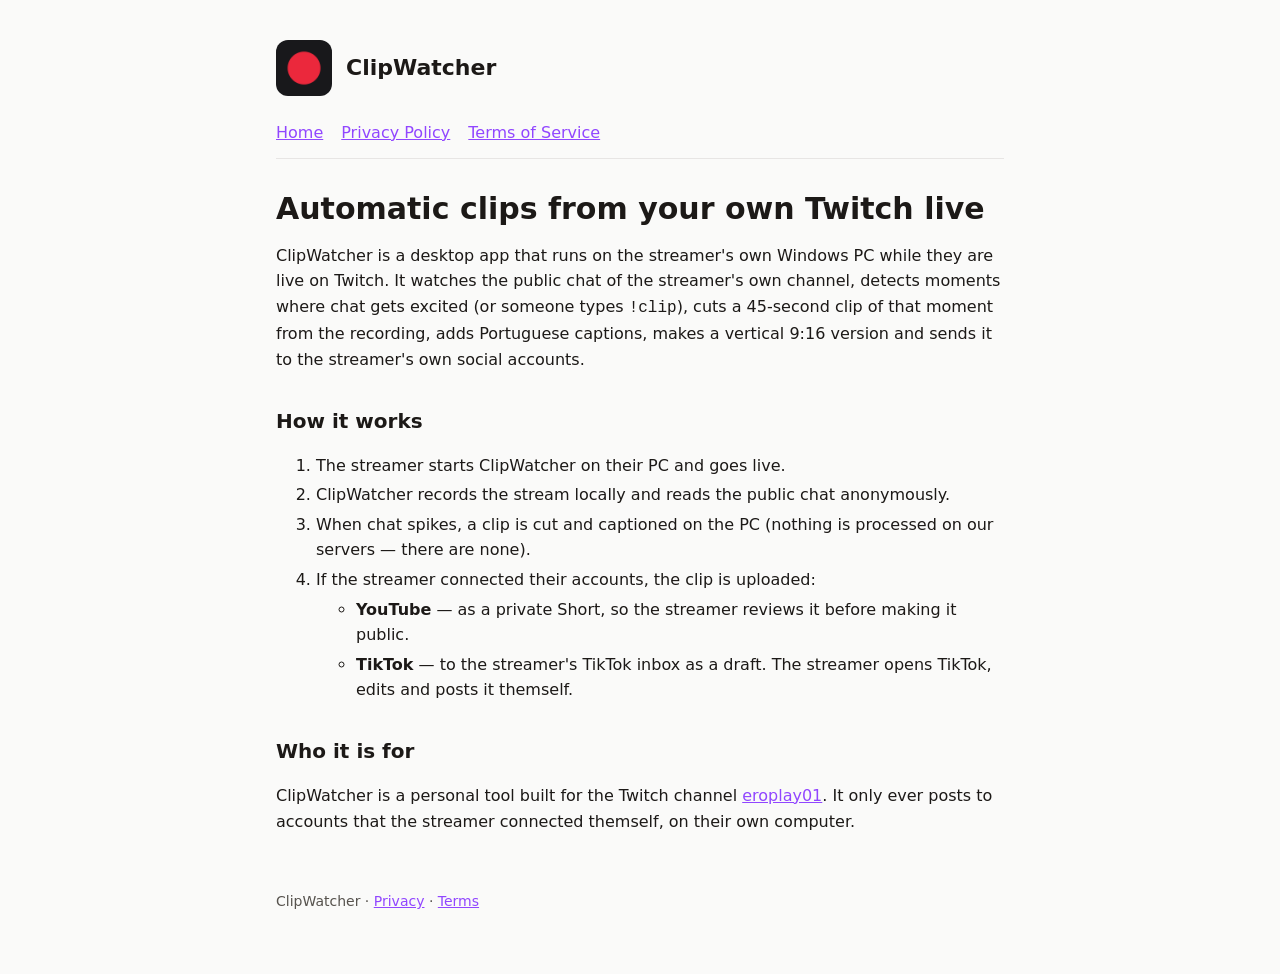
<file: index.html>
<!doctype html>
<html lang="en">
<head>
<meta charset="utf-8">
<meta name="viewport" content="width=device-width, initial-scale=1">
<title>ClipWatcher</title>
<link rel="icon" href="icon.png">
<link rel="stylesheet" href="style.css">
</head>
<body><main>
<header><img src="icon.png" alt=""><a href="index.html">ClipWatcher</a></header>
<nav><a href="index.html">Home</a><a href="privacy.html">Privacy Policy</a><a href="terms.html">Terms of Service</a></nav>

<h1>Automatic clips from your own Twitch live</h1>
<p>ClipWatcher is a desktop app that runs on the streamer's own Windows PC while they are live on Twitch.
It watches the public chat of the streamer's own channel, detects moments where chat gets excited
(or someone types <code>!clip</code>), cuts a 45-second clip of that moment from the recording,
adds Portuguese captions, makes a vertical 9:16 version and sends it to the streamer's own social accounts.</p>

<h2>How it works</h2>
<ol>
  <li>The streamer starts ClipWatcher on their PC and goes live.</li>
  <li>ClipWatcher records the stream locally and reads the public chat anonymously.</li>
  <li>When chat spikes, a clip is cut and captioned on the PC (nothing is processed on our servers &mdash; there are none).</li>
  <li>If the streamer connected their accounts, the clip is uploaded:
    <ul>
      <li><strong>YouTube</strong> &mdash; as a private Short, so the streamer reviews it before making it public.</li>
      <li><strong>TikTok</strong> &mdash; to the streamer's TikTok inbox as a draft. The streamer opens TikTok, edits and posts it themself.</li>
    </ul>
  </li>
</ol>

<h2>Who it is for</h2>
<p>ClipWatcher is a personal tool built for the Twitch channel
<a href="https://www.twitch.tv/eroplay01">eroplay01</a>. It only ever posts to accounts that the
streamer connected themself, on their own computer.</p>

<footer>ClipWatcher &middot; <a href="privacy.html">Privacy</a> &middot; <a href="terms.html">Terms</a></footer>
</main></body>
</html>
</file>
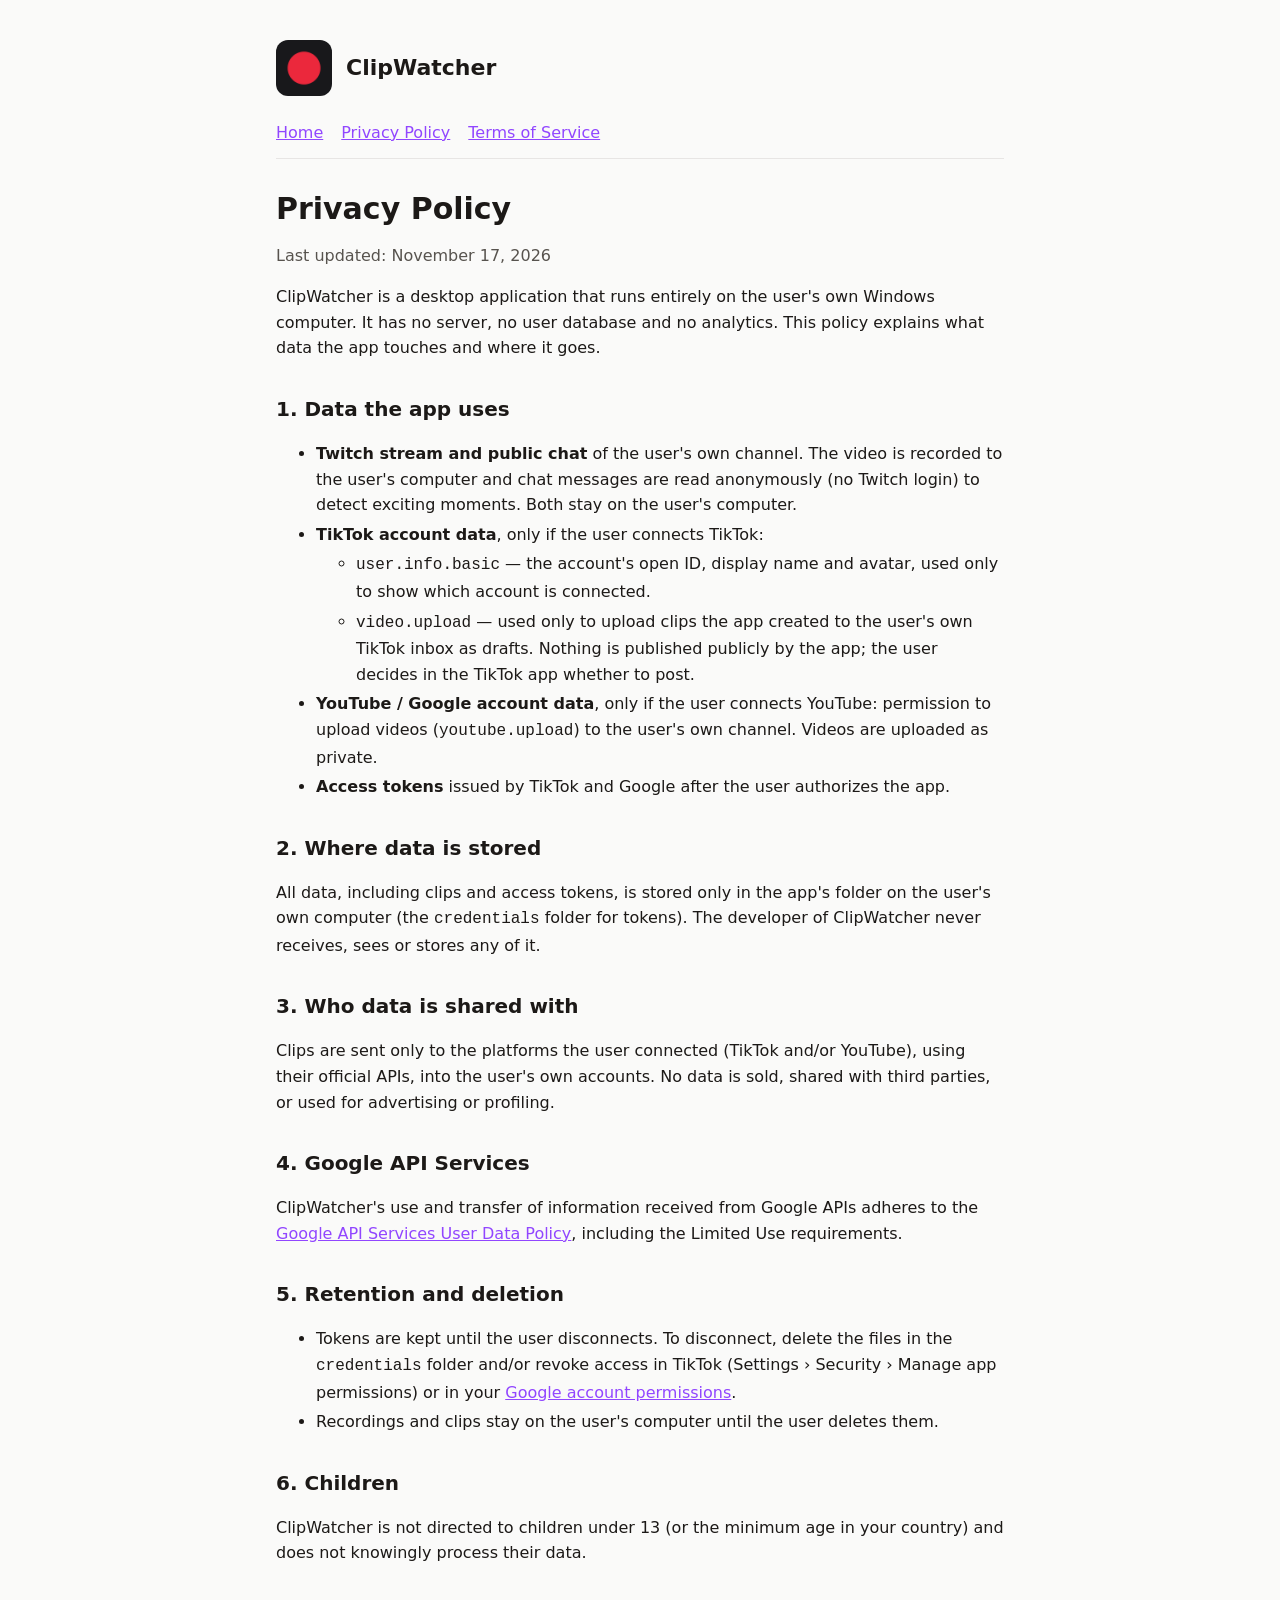
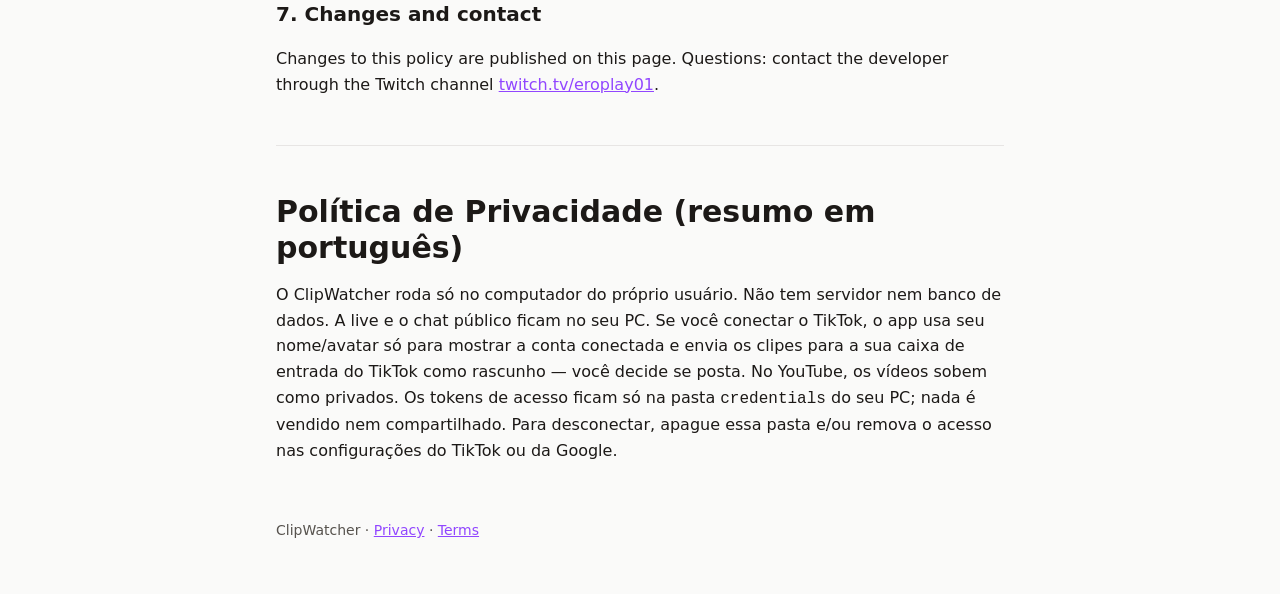
<file: privacy.html>
<!doctype html>
<html lang="en">
<head>
<meta charset="utf-8">
<meta name="viewport" content="width=device-width, initial-scale=1">
<title>ClipWatcher Privacy Policy</title>
<link rel="icon" href="icon.png">
<link rel="stylesheet" href="style.css">
</head>
<body><main>
<header><img src="icon.png" alt=""><a href="index.html">ClipWatcher</a></header>
<nav><a href="index.html">Home</a><a href="privacy.html">Privacy Policy</a><a href="terms.html">Terms of Service</a></nav>

<h1>Privacy Policy</h1>
<p class="muted">Last updated: November 17, 2026</p>

<p>ClipWatcher is a desktop application that runs entirely on the user's own Windows computer.
It has no server, no user database and no analytics. This policy explains what data the app touches and where it goes.</p>

<h2>1. Data the app uses</h2>
<ul>
  <li><strong>Twitch stream and public chat</strong> of the user's own channel. The video is recorded to the user's computer and
    chat messages are read anonymously (no Twitch login) to detect exciting moments. Both stay on the user's computer.</li>
  <li><strong>TikTok account data</strong>, only if the user connects TikTok:
    <ul>
      <li><code>user.info.basic</code> &mdash; the account's open ID, display name and avatar, used only to show which account is connected.</li>
      <li><code>video.upload</code> &mdash; used only to upload clips the app created to the user's own TikTok inbox as drafts.
        Nothing is published publicly by the app; the user decides in the TikTok app whether to post.</li>
    </ul>
  </li>
  <li><strong>YouTube / Google account data</strong>, only if the user connects YouTube: permission to upload videos
    (<code>youtube.upload</code>) to the user's own channel. Videos are uploaded as private.</li>
  <li><strong>Access tokens</strong> issued by TikTok and Google after the user authorizes the app.</li>
</ul>

<h2>2. Where data is stored</h2>
<p>All data, including clips and access tokens, is stored only in the app's folder on the user's own computer
(the <code>credentials</code> folder for tokens). The developer of ClipWatcher never receives, sees or stores any of it.</p>

<h2>3. Who data is shared with</h2>
<p>Clips are sent only to the platforms the user connected (TikTok and/or YouTube), using their official APIs,
into the user's own accounts. No data is sold, shared with third parties, or used for advertising or profiling.</p>

<h2>4. Google API Services</h2>
<p>ClipWatcher's use and transfer of information received from Google APIs adheres to the
<a href="https://developers.google.com/terms/api-services-user-data-policy">Google API Services User Data Policy</a>,
including the Limited Use requirements.</p>

<h2>5. Retention and deletion</h2>
<ul>
  <li>Tokens are kept until the user disconnects. To disconnect, delete the files in the <code>credentials</code> folder
    and/or revoke access in TikTok (Settings &rsaquo; Security &rsaquo; Manage app permissions) or in your
    <a href="https://myaccount.google.com/permissions">Google account permissions</a>.</li>
  <li>Recordings and clips stay on the user's computer until the user deletes them.</li>
</ul>

<h2>6. Children</h2>
<p>ClipWatcher is not directed to children under 13 (or the minimum age in your country) and does not knowingly process their data.</p>

<h2>7. Changes and contact</h2>
<p>Changes to this policy are published on this page. Questions: contact the developer through the Twitch channel
<a href="https://www.twitch.tv/eroplay01">twitch.tv/eroplay01</a>.</p>

<hr>

<h1>Política de Privacidade (resumo em português)</h1>
<p>O ClipWatcher roda só no computador do próprio usuário. Não tem servidor nem banco de dados. A live e o chat
público ficam no seu PC. Se você conectar o TikTok, o app usa seu nome/avatar só para mostrar a conta conectada
e envia os clipes para a sua caixa de entrada do TikTok como rascunho &mdash; você decide se posta. No YouTube, os vídeos
sobem como privados. Os tokens de acesso ficam só na pasta <code>credentials</code> do seu PC; nada é vendido nem
compartilhado. Para desconectar, apague essa pasta e/ou remova o acesso nas configurações do TikTok ou da Google.</p>

<footer>ClipWatcher &middot; <a href="privacy.html">Privacy</a> &middot; <a href="terms.html">Terms</a></footer>
</main></body>
</html>
</file>
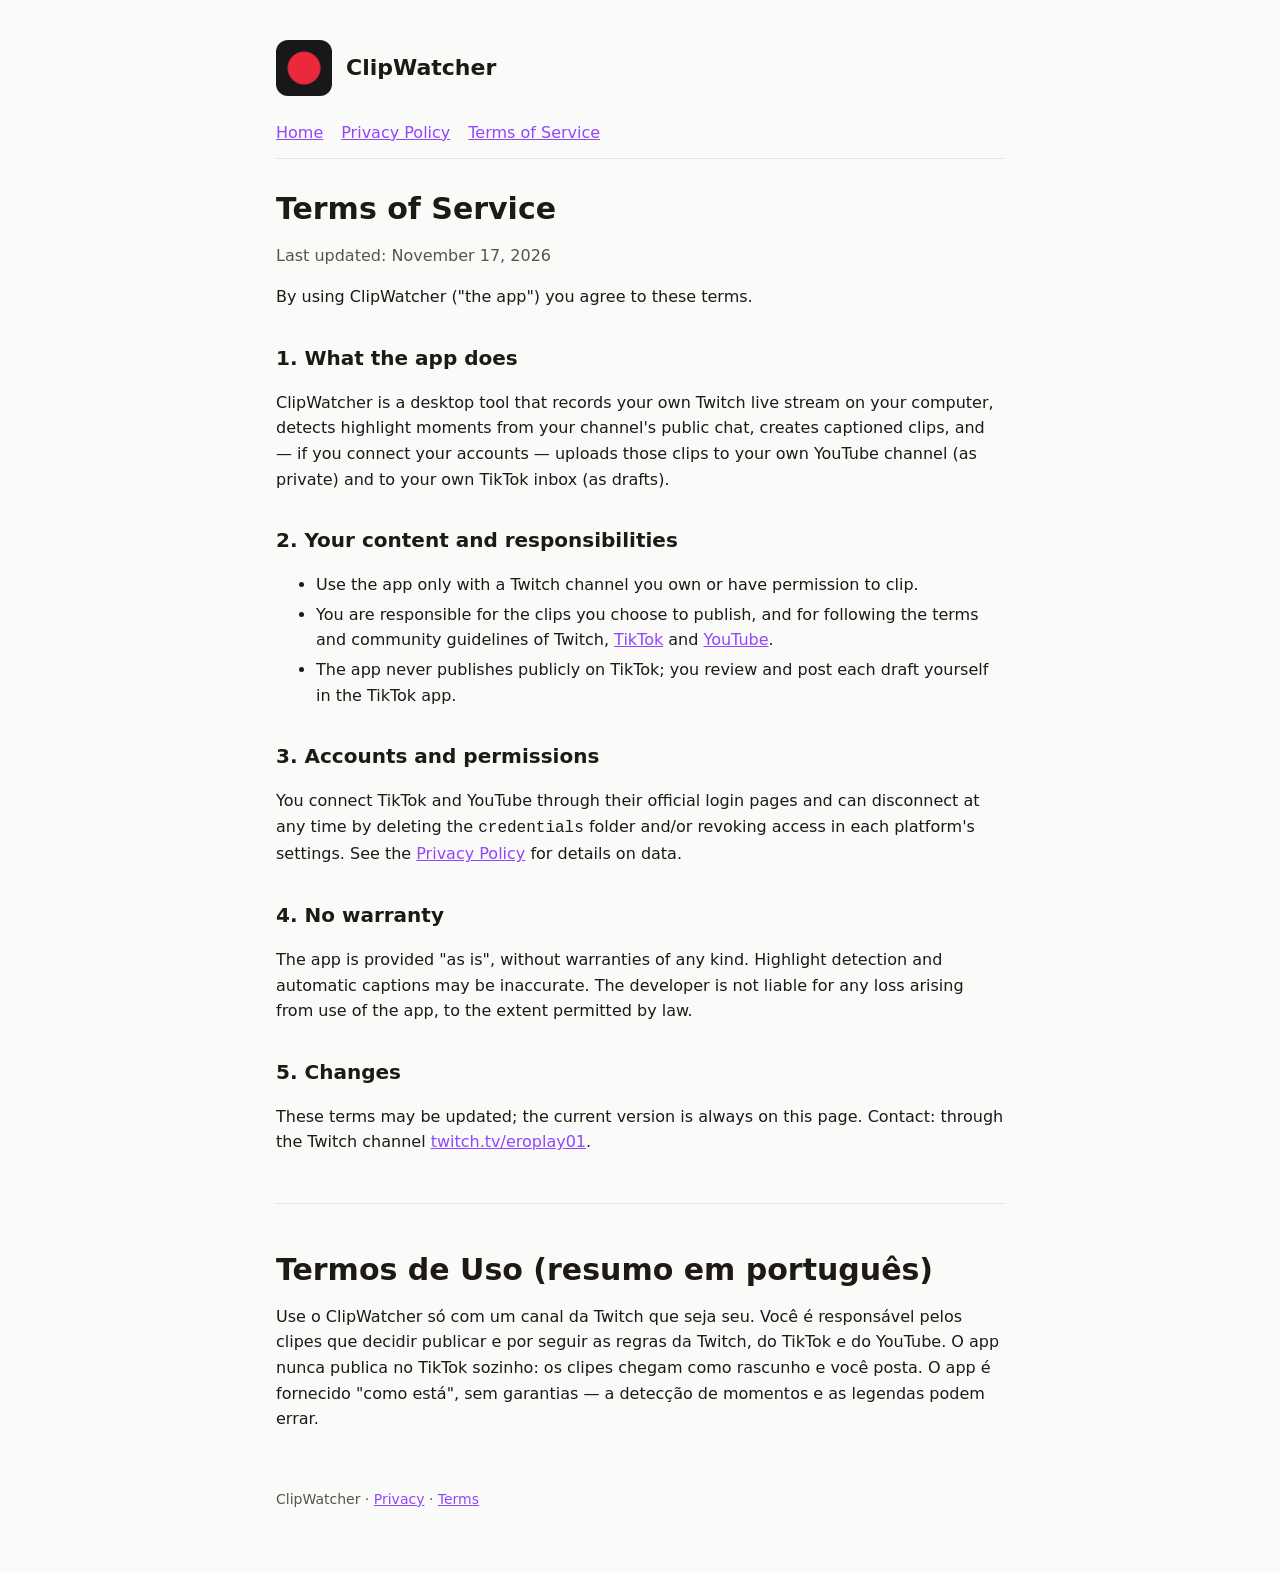
<file: terms.html>
<!doctype html>
<html lang="en">
<head>
<meta charset="utf-8">
<meta name="viewport" content="width=device-width, initial-scale=1">
<title>ClipWatcher Terms of Service</title>
<link rel="icon" href="icon.png">
<link rel="stylesheet" href="style.css">
</head>
<body><main>
<header><img src="icon.png" alt=""><a href="index.html">ClipWatcher</a></header>
<nav><a href="index.html">Home</a><a href="privacy.html">Privacy Policy</a><a href="terms.html">Terms of Service</a></nav>

<h1>Terms of Service</h1>
<p class="muted">Last updated: November 17, 2026</p>

<p>By using ClipWatcher ("the app") you agree to these terms.</p>

<h2>1. What the app does</h2>
<p>ClipWatcher is a desktop tool that records your own Twitch live stream on your computer, detects highlight moments
from your channel's public chat, creates captioned clips, and &mdash; if you connect your accounts &mdash; uploads those
clips to your own YouTube channel (as private) and to your own TikTok inbox (as drafts).</p>

<h2>2. Your content and responsibilities</h2>
<ul>
  <li>Use the app only with a Twitch channel you own or have permission to clip.</li>
  <li>You are responsible for the clips you choose to publish, and for following the terms and community guidelines of
    Twitch, <a href="https://www.tiktok.com/legal/terms-of-service">TikTok</a> and
    <a href="https://www.youtube.com/t/terms">YouTube</a>.</li>
  <li>The app never publishes publicly on TikTok; you review and post each draft yourself in the TikTok app.</li>
</ul>

<h2>3. Accounts and permissions</h2>
<p>You connect TikTok and YouTube through their official login pages and can disconnect at any time by deleting the
<code>credentials</code> folder and/or revoking access in each platform's settings. See the
<a href="privacy.html">Privacy Policy</a> for details on data.</p>

<h2>4. No warranty</h2>
<p>The app is provided "as is", without warranties of any kind. Highlight detection and automatic captions may be
inaccurate. The developer is not liable for any loss arising from use of the app, to the extent permitted by law.</p>

<h2>5. Changes</h2>
<p>These terms may be updated; the current version is always on this page. Contact: through the Twitch channel
<a href="https://www.twitch.tv/eroplay01">twitch.tv/eroplay01</a>.</p>

<hr>

<h1>Termos de Uso (resumo em português)</h1>
<p>Use o ClipWatcher só com um canal da Twitch que seja seu. Você é responsável pelos clipes que decidir publicar e
por seguir as regras da Twitch, do TikTok e do YouTube. O app nunca publica no TikTok sozinho: os clipes chegam como
rascunho e você posta. O app é fornecido "como está", sem garantias &mdash; a detecção de momentos e as legendas podem errar.</p>

<footer>ClipWatcher &middot; <a href="privacy.html">Privacy</a> &middot; <a href="terms.html">Terms</a></footer>
</main></body>
</html>
</file>
<file: style.css>
:root { --bg:#fafaf9; --fg:#1c1917; --muted:#57534e; --accent:#9146ff; --line:#e7e5e4; }
@media (prefers-color-scheme: dark) { :root { --bg:#151316; --fg:#f5f5f4; --muted:#a8a29e; --accent:#b38cff; --line:#2e2b30; } }
* { box-sizing:border-box; }
body { margin:0; background:var(--bg); color:var(--fg); font:16px/1.6 system-ui,-apple-system,"Segoe UI",sans-serif; }
main { max-width:760px; margin:0 auto; padding:40px 16px 64px; }
header { display:flex; align-items:center; gap:14px; margin-bottom:24px; }
header img { width:56px; height:56px; border-radius:12px; }
header a { color:inherit; text-decoration:none; font-weight:700; font-size:22px; }
nav { display:flex; gap:18px; margin-bottom:32px; border-bottom:1px solid var(--line); padding-bottom:12px; }
nav a, a { color:var(--accent); }
h1 { font-size:30px; line-height:1.2; margin:0 0 8px; }
h2 { font-size:20px; margin:32px 0 8px; }
.muted { color:var(--muted); }
hr { border:0; border-top:1px solid var(--line); margin:48px 0; }
li { margin:4px 0; }
footer { margin-top:56px; color:var(--muted); font-size:14px; }
</file>
